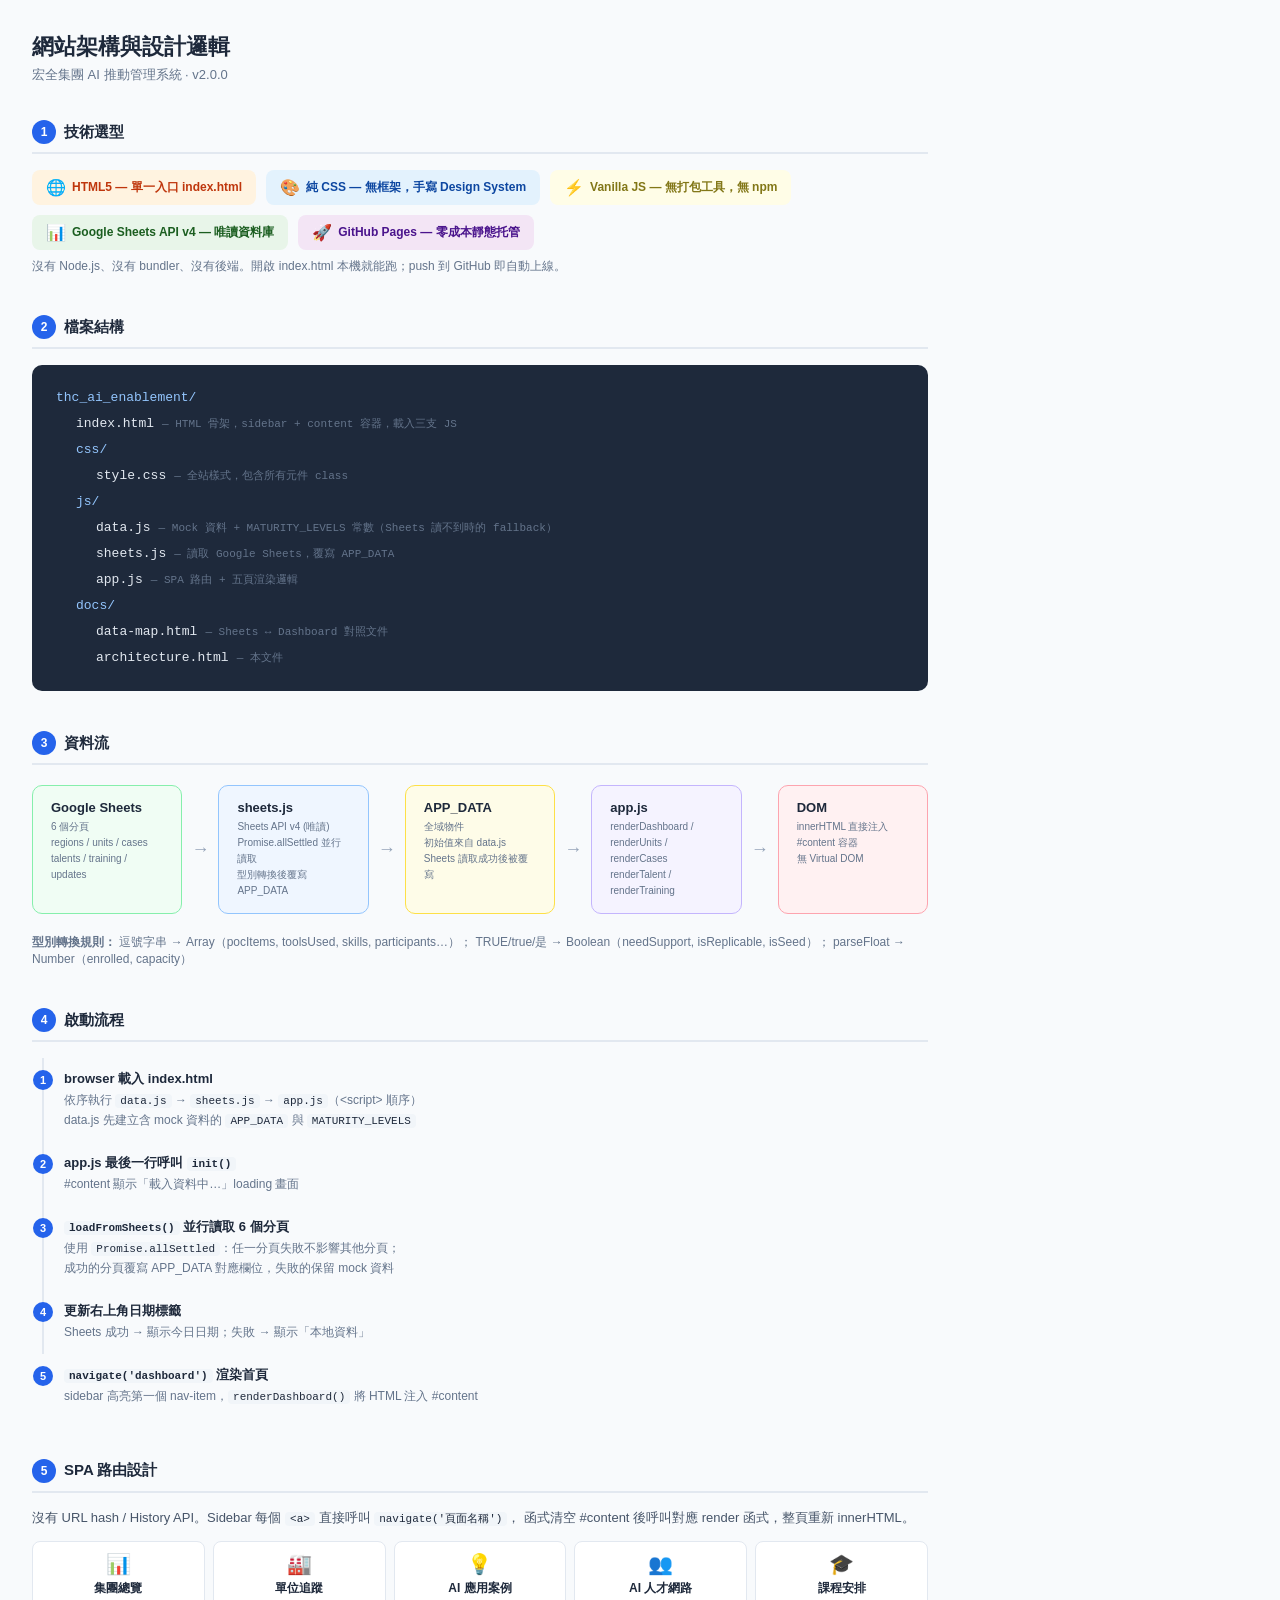
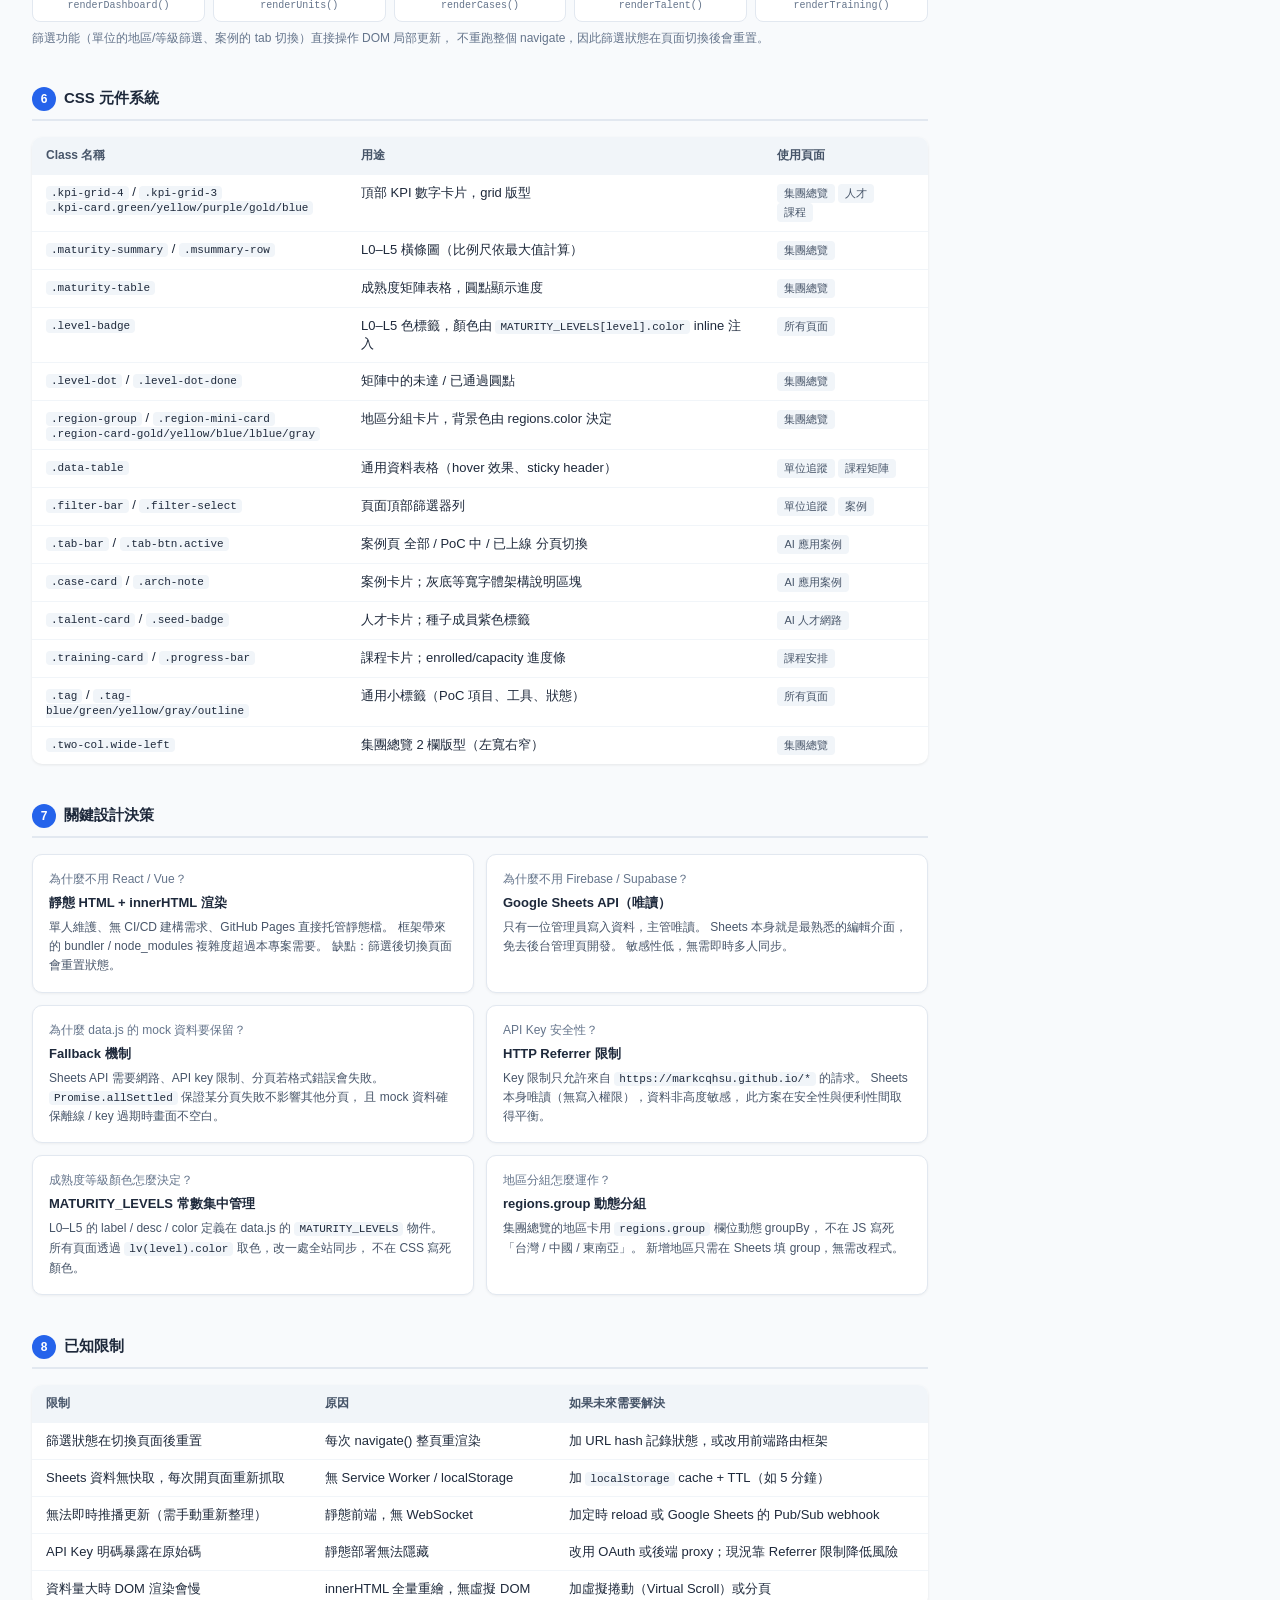
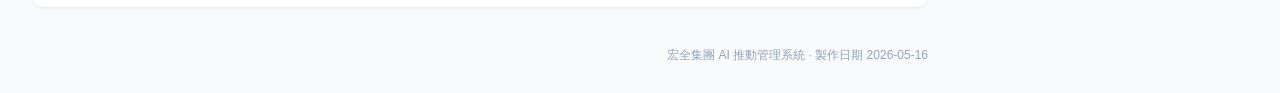
<file: docs/architecture.html>
<!DOCTYPE html>
<html lang="zh-TW">
<head>
<meta charset="UTF-8" />
<title>網站架構與設計邏輯</title>
<style>
* { box-sizing: border-box; margin: 0; padding: 0; }
body { font-family: -apple-system, 'Segoe UI', sans-serif; background: #f8fafc; color: #1e293b; padding: 32px; max-width: 960px; }

h1 { font-size: 22px; font-weight: 700; margin-bottom: 4px; }
.subtitle { font-size: 13px; color: #64748b; margin-bottom: 36px; }

.section { margin-bottom: 40px; }
.section-title {
  font-size: 15px; font-weight: 700; margin-bottom: 16px;
  padding-bottom: 8px; border-bottom: 2px solid #e2e8f0;
  display: flex; align-items: center; gap: 8px;
}
.num {
  width: 24px; height: 24px; border-radius: 50%; background: #2563eb;
  color: #fff; font-size: 12px; font-weight: 700;
  display: inline-flex; align-items: center; justify-content: center; flex-shrink: 0;
}

/* ── Tech stack pills ── */
.stack-row { display: flex; flex-wrap: wrap; gap: 10px; margin-bottom: 8px; }
.stack-pill {
  border-radius: 8px; padding: 8px 14px; font-size: 12px; font-weight: 600;
  display: flex; align-items: center; gap: 6px;
}
.sp-html    { background: #fff3e0; color: #bf360c; }
.sp-css     { background: #e3f2fd; color: #0d47a1; }
.sp-js      { background: #fffde7; color: #827717; }
.sp-sheets  { background: #e8f5e9; color: #1b5e20; }
.sp-github  { background: #f3e5f5; color: #4a148c; }
.sp-icon { font-size: 16px; }

/* ── File tree ── */
.tree { background: #1e293b; color: #e2e8f0; border-radius: 10px; padding: 20px 24px; font-family: 'SF Mono', 'Fira Code', monospace; font-size: 13px; line-height: 2; }
.tree-dir  { color: #93c5fd; }
.tree-file { color: #e2e8f0; }
.tree-note { color: #64748b; margin-left: 8px; font-size: 11px; }
.tree-indent { margin-left: 20px; display: block; }

/* ── Flow boxes ── */
.flow-row { display: flex; align-items: stretch; gap: 0; margin: 20px 0; flex-wrap: wrap; }
.flow-box {
  border-radius: 10px; padding: 14px 18px; font-size: 12px; flex: 1; min-width: 140px;
  border: 1.5px solid transparent;
}
.flow-arrow {
  display: flex; align-items: center; justify-content: center;
  width: 36px; flex-shrink: 0; font-size: 18px; color: #94a3b8;
}
.fb-sheets   { background: #f0fdf4; border-color: #86efac; }
.fb-sheetsjs { background: #eff6ff; border-color: #93c5fd; }
.fb-appdata  { background: #fefce8; border-color: #fde047; }
.fb-appjs    { background: #f5f3ff; border-color: #c4b5fd; }
.fb-dom      { background: #fff1f2; border-color: #fda4af; }
.flow-box strong { display: block; font-size: 13px; margin-bottom: 4px; }
.flow-box small  { color: #64748b; line-height: 1.6; display: block; }

/* ── Init sequence ── */
.seq { display: flex; flex-direction: column; gap: 0; }
.seq-step {
  display: flex; align-items: flex-start; gap: 12px; padding: 12px 0;
  border-left: 2px solid #e2e8f0; margin-left: 10px; padding-left: 20px; position: relative;
}
.seq-step::before {
  content: attr(data-n);
  position: absolute; left: -11px; top: 12px;
  width: 20px; height: 20px; border-radius: 50%;
  background: #2563eb; color: #fff; font-size: 11px; font-weight: 700;
  display: flex; align-items: center; justify-content: center;
}
.seq-step:last-child { border-left-color: transparent; }
.seq-label { font-size: 13px; font-weight: 600; margin-bottom: 3px; }
.seq-desc  { font-size: 12px; color: #64748b; line-height: 1.6; }
code { background: #f1f5f9; border-radius: 4px; padding: 1px 5px; font-family: monospace; font-size: 11px; color: #1e293b; }

/* ── SPA routing ── */
.nav-grid { display: grid; grid-template-columns: repeat(5, 1fr); gap: 8px; margin-bottom: 8px; }
.nav-cell {
  border-radius: 8px; padding: 10px; text-align: center; font-size: 12px;
  border: 1.5px solid #e2e8f0; background: #fff;
}
.nav-cell .icon { font-size: 20px; display: block; margin-bottom: 4px; }
.nav-cell .name { font-weight: 600; }
.nav-cell .fn   { color: #64748b; font-size: 10px; font-family: monospace; margin-top: 3px; }

/* ── CSS components ── */
table { width: 100%; border-collapse: collapse; font-size: 13px; background: #fff;
        border-radius: 10px; overflow: hidden; box-shadow: 0 1px 3px rgba(0,0,0,.08); }
thead { background: #f1f5f9; }
th { padding: 10px 14px; text-align: left; font-size: 12px; color: #475569; font-weight: 600; }
td { padding: 9px 14px; border-top: 1px solid #f1f5f9; vertical-align: top; font-size: 13px; }
tr:hover td { background: #fafafa; }

.tag { display: inline-block; border-radius: 4px; padding: 2px 7px; font-size: 11px; font-weight: 500; margin-right: 3px; }
.tg-blue   { background: #dbeafe; color: #1e40af; }
.tg-green  { background: #dcfce7; color: #166534; }
.tg-purple { background: #ede9fe; color: #4c1d95; }
.tg-gray   { background: #f1f5f9; color: #475569; }

/* ── Design decisions ── */
.decision-grid { display: grid; grid-template-columns: 1fr 1fr; gap: 12px; }
.decision-card {
  background: #fff; border-radius: 10px; padding: 16px;
  border: 1.5px solid #e2e8f0; box-shadow: 0 1px 3px rgba(0,0,0,.05);
}
.decision-card .q { font-size: 12px; color: #64748b; margin-bottom: 6px; }
.decision-card .a { font-size: 13px; font-weight: 600; margin-bottom: 6px; }
.decision-card .why { font-size: 12px; color: #475569; line-height: 1.6; }

@media (max-width: 680px) {
  .decision-grid { grid-template-columns: 1fr; }
  .nav-grid { grid-template-columns: repeat(3, 1fr); }
}
@media print {
  body { background: white; padding: 16px; }
  table { box-shadow: none; border: 1px solid #e2e8f0; }
}
</style>
</head>
<body>

<h1>網站架構與設計邏輯</h1>
<p class="subtitle">宏全集團 AI 推動管理系統 · v2.0.0</p>

<!-- 1. Tech Stack -->
<div class="section">
  <div class="section-title"><span class="num">1</span> 技術選型</div>
  <div class="stack-row">
    <div class="stack-pill sp-html"><span class="sp-icon">🌐</span> HTML5 — 單一入口 index.html</div>
    <div class="stack-pill sp-css"><span class="sp-icon">🎨</span> 純 CSS — 無框架，手寫 Design System</div>
    <div class="stack-pill sp-js"><span class="sp-icon">⚡</span> Vanilla JS — 無打包工具，無 npm</div>
    <div class="stack-pill sp-sheets"><span class="sp-icon">📊</span> Google Sheets API v4 — 唯讀資料庫</div>
    <div class="stack-pill sp-github"><span class="sp-icon">🚀</span> GitHub Pages — 零成本靜態托管</div>
  </div>
  <p style="font-size:12px;color:#64748b;margin-top:8px">沒有 Node.js、沒有 bundler、沒有後端。開啟 index.html 本機就能跑；push 到 GitHub 即自動上線。</p>
</div>

<!-- 2. File Structure -->
<div class="section">
  <div class="section-title"><span class="num">2</span> 檔案結構</div>
  <div class="tree">
    <span class="tree-dir">thc_ai_enablement/</span>
    <span class="tree-indent"><span class="tree-file">index.html</span><span class="tree-note">— HTML 骨架，sidebar + content 容器，載入三支 JS</span></span>
    <span class="tree-indent">
      <span class="tree-dir">css/</span>
      <span class="tree-indent"><span class="tree-file">style.css</span><span class="tree-note">— 全站樣式，包含所有元件 class</span></span>
    </span>
    <span class="tree-indent">
      <span class="tree-dir">js/</span>
      <span class="tree-indent"><span class="tree-file">data.js</span><span class="tree-note">— Mock 資料 + MATURITY_LEVELS 常數（Sheets 讀不到時的 fallback）</span></span>
      <span class="tree-indent"><span class="tree-file">sheets.js</span><span class="tree-note">— 讀取 Google Sheets，覆寫 APP_DATA</span></span>
      <span class="tree-indent"><span class="tree-file">app.js</span><span class="tree-note">— SPA 路由 + 五頁渲染邏輯</span></span>
    </span>
    <span class="tree-indent">
      <span class="tree-dir">docs/</span>
      <span class="tree-indent"><span class="tree-file">data-map.html</span><span class="tree-note">— Sheets ↔ Dashboard 對照文件</span></span>
      <span class="tree-indent"><span class="tree-file">architecture.html</span><span class="tree-note">— 本文件</span></span>
    </span>
  </div>
</div>

<!-- 3. Data Flow -->
<div class="section">
  <div class="section-title"><span class="num">3</span> 資料流</div>
  <div class="flow-row">
    <div class="flow-box fb-sheets">
      <strong>Google Sheets</strong>
      <small>6 個分頁<br>regions / units / cases<br>talents / training / updates</small>
    </div>
    <div class="flow-arrow">→</div>
    <div class="flow-box fb-sheetsjs">
      <strong>sheets.js</strong>
      <small>Sheets API v4 (唯讀)<br>Promise.allSettled 並行讀取<br>型別轉換後覆寫 APP_DATA</small>
    </div>
    <div class="flow-arrow">→</div>
    <div class="flow-box fb-appdata">
      <strong>APP_DATA</strong>
      <small>全域物件<br>初始值來自 data.js<br>Sheets 讀取成功後被覆寫</small>
    </div>
    <div class="flow-arrow">→</div>
    <div class="flow-box fb-appjs">
      <strong>app.js</strong>
      <small>renderDashboard /<br>renderUnits / renderCases<br>renderTalent / renderTraining</small>
    </div>
    <div class="flow-arrow">→</div>
    <div class="flow-box fb-dom">
      <strong>DOM</strong>
      <small>innerHTML 直接注入<br>#content 容器<br>無 Virtual DOM</small>
    </div>
  </div>

  <p style="font-size:12px;color:#64748b;">
    <strong>型別轉換規則：</strong>
    逗號字串 → Array（pocItems, toolsUsed, skills, participants…）；
    TRUE/true/是 → Boolean（needSupport, isReplicable, isSeed）；
    parseFloat → Number（enrolled, capacity）
  </p>
</div>

<!-- 4. Init Sequence -->
<div class="section">
  <div class="section-title"><span class="num">4</span> 啟動流程</div>
  <div class="seq">
    <div class="seq-step" data-n="1">
      <div>
        <div class="seq-label">browser 載入 index.html</div>
        <div class="seq-desc">依序執行 <code>data.js</code> → <code>sheets.js</code> → <code>app.js</code>（&lt;script&gt; 順序）<br>
        data.js 先建立含 mock 資料的 <code>APP_DATA</code> 與 <code>MATURITY_LEVELS</code></div>
      </div>
    </div>
    <div class="seq-step" data-n="2">
      <div>
        <div class="seq-label">app.js 最後一行呼叫 <code>init()</code></div>
        <div class="seq-desc">#content 顯示「載入資料中…」loading 畫面</div>
      </div>
    </div>
    <div class="seq-step" data-n="3">
      <div>
        <div class="seq-label"><code>loadFromSheets()</code> 並行讀取 6 個分頁</div>
        <div class="seq-desc">使用 <code>Promise.allSettled</code>：任一分頁失敗不影響其他分頁；<br>
        成功的分頁覆寫 APP_DATA 對應欄位，失敗的保留 mock 資料</div>
      </div>
    </div>
    <div class="seq-step" data-n="4">
      <div>
        <div class="seq-label">更新右上角日期標籤</div>
        <div class="seq-desc">Sheets 成功 → 顯示今日日期；失敗 → 顯示「本地資料」</div>
      </div>
    </div>
    <div class="seq-step" data-n="5">
      <div>
        <div class="seq-label"><code>navigate('dashboard')</code> 渲染首頁</div>
        <div class="seq-desc">sidebar 高亮第一個 nav-item，<code>renderDashboard()</code> 將 HTML 注入 #content</div>
      </div>
    </div>
  </div>
</div>

<!-- 5. SPA Routing -->
<div class="section">
  <div class="section-title"><span class="num">5</span> SPA 路由設計</div>
  <p style="font-size:13px;color:#475569;margin-bottom:14px">
    沒有 URL hash / History API。Sidebar 每個 <code>&lt;a&gt;</code> 直接呼叫 <code>navigate('頁面名稱')</code>，
    函式清空 #content 後呼叫對應 render 函式，整頁重新 innerHTML。
  </p>
  <div class="nav-grid">
    <div class="nav-cell">
      <span class="icon">📊</span>
      <div class="name">集團總覽</div>
      <div class="fn">renderDashboard()</div>
    </div>
    <div class="nav-cell">
      <span class="icon">🏭</span>
      <div class="name">單位追蹤</div>
      <div class="fn">renderUnits()</div>
    </div>
    <div class="nav-cell">
      <span class="icon">💡</span>
      <div class="name">AI 應用案例</div>
      <div class="fn">renderCases()</div>
    </div>
    <div class="nav-cell">
      <span class="icon">👥</span>
      <div class="name">AI 人才網路</div>
      <div class="fn">renderTalent()</div>
    </div>
    <div class="nav-cell">
      <span class="icon">🎓</span>
      <div class="name">課程安排</div>
      <div class="fn">renderTraining()</div>
    </div>
  </div>
  <p style="font-size:12px;color:#64748b;margin-top:8px">
    篩選功能（單位的地區/等級篩選、案例的 tab 切換）直接操作 DOM 局部更新，
    不重跑整個 navigate，因此篩選狀態在頁面切換後會重置。
  </p>
</div>

<!-- 6. CSS Design System -->
<div class="section">
  <div class="section-title"><span class="num">6</span> CSS 元件系統</div>
  <table>
    <thead>
      <tr><th>Class 名稱</th><th>用途</th><th>使用頁面</th></tr>
    </thead>
    <tbody>
      <tr>
        <td><code>.kpi-grid-4</code> / <code>.kpi-grid-3</code><br><code>.kpi-card.green/yellow/purple/gold/blue</code></td>
        <td>頂部 KPI 數字卡片，grid 版型</td>
        <td><span class="tag tg-gray">集團總覽</span><span class="tag tg-gray">人才</span><span class="tag tg-gray">課程</span></td>
      </tr>
      <tr>
        <td><code>.maturity-summary</code> / <code>.msummary-row</code></td>
        <td>L0–L5 橫條圖（比例尺依最大值計算）</td>
        <td><span class="tag tg-gray">集團總覽</span></td>
      </tr>
      <tr>
        <td><code>.maturity-table</code></td>
        <td>成熟度矩陣表格，圓點顯示進度</td>
        <td><span class="tag tg-gray">集團總覽</span></td>
      </tr>
      <tr>
        <td><code>.level-badge</code></td>
        <td>L0–L5 色標籤，顏色由 <code>MATURITY_LEVELS[level].color</code> inline 注入</td>
        <td><span class="tag tg-gray">所有頁面</span></td>
      </tr>
      <tr>
        <td><code>.level-dot</code> / <code>.level-dot-done</code></td>
        <td>矩陣中的未達 / 已通過圓點</td>
        <td><span class="tag tg-gray">集團總覽</span></td>
      </tr>
      <tr>
        <td><code>.region-group</code> / <code>.region-mini-card</code><br><code>.region-card-gold/yellow/blue/lblue/gray</code></td>
        <td>地區分組卡片，背景色由 regions.color 決定</td>
        <td><span class="tag tg-gray">集團總覽</span></td>
      </tr>
      <tr>
        <td><code>.data-table</code></td>
        <td>通用資料表格（hover 效果、sticky header）</td>
        <td><span class="tag tg-gray">單位追蹤</span><span class="tag tg-gray">課程矩陣</span></td>
      </tr>
      <tr>
        <td><code>.filter-bar</code> / <code>.filter-select</code></td>
        <td>頁面頂部篩選器列</td>
        <td><span class="tag tg-gray">單位追蹤</span><span class="tag tg-gray">案例</span></td>
      </tr>
      <tr>
        <td><code>.tab-bar</code> / <code>.tab-btn.active</code></td>
        <td>案例頁 全部 / PoC 中 / 已上線 分頁切換</td>
        <td><span class="tag tg-gray">AI 應用案例</span></td>
      </tr>
      <tr>
        <td><code>.case-card</code> / <code>.arch-note</code></td>
        <td>案例卡片；灰底等寬字體架構說明區塊</td>
        <td><span class="tag tg-gray">AI 應用案例</span></td>
      </tr>
      <tr>
        <td><code>.talent-card</code> / <code>.seed-badge</code></td>
        <td>人才卡片；種子成員紫色標籤</td>
        <td><span class="tag tg-gray">AI 人才網路</span></td>
      </tr>
      <tr>
        <td><code>.training-card</code> / <code>.progress-bar</code></td>
        <td>課程卡片；enrolled/capacity 進度條</td>
        <td><span class="tag tg-gray">課程安排</span></td>
      </tr>
      <tr>
        <td><code>.tag</code> / <code>.tag-blue/green/yellow/gray/outline</code></td>
        <td>通用小標籤（PoC 項目、工具、狀態）</td>
        <td><span class="tag tg-gray">所有頁面</span></td>
      </tr>
      <tr>
        <td><code>.two-col.wide-left</code></td>
        <td>集團總覽 2 欄版型（左寬右窄）</td>
        <td><span class="tag tg-gray">集團總覽</span></td>
      </tr>
    </tbody>
  </table>
</div>

<!-- 7. Key Design Decisions -->
<div class="section">
  <div class="section-title"><span class="num">7</span> 關鍵設計決策</div>
  <div class="decision-grid">

    <div class="decision-card">
      <div class="q">為什麼不用 React / Vue？</div>
      <div class="a">靜態 HTML + innerHTML 渲染</div>
      <div class="why">
        單人維護、無 CI/CD 建構需求、GitHub Pages 直接托管靜態檔。
        框架帶來的 bundler / node_modules 複雜度超過本專案需要。
        缺點：篩選後切換頁面會重置狀態。
      </div>
    </div>

    <div class="decision-card">
      <div class="q">為什麼不用 Firebase / Supabase？</div>
      <div class="a">Google Sheets API（唯讀）</div>
      <div class="why">
        只有一位管理員寫入資料，主管唯讀。
        Sheets 本身就是最熟悉的編輯介面，免去後台管理頁開發。
        敏感性低，無需即時多人同步。
      </div>
    </div>

    <div class="decision-card">
      <div class="q">為什麼 data.js 的 mock 資料要保留？</div>
      <div class="a">Fallback 機制</div>
      <div class="why">
        Sheets API 需要網路、API key 限制、分頁若格式錯誤會失敗。
        <code>Promise.allSettled</code> 保證某分頁失敗不影響其他分頁，
        且 mock 資料確保離線 / key 過期時畫面不空白。
      </div>
    </div>

    <div class="decision-card">
      <div class="q">API Key 安全性？</div>
      <div class="a">HTTP Referrer 限制</div>
      <div class="why">
        Key 限制只允許來自 <code>https://markcqhsu.github.io/*</code> 的請求。
        Sheets 本身唯讀（無寫入權限），資料非高度敏感，
        此方案在安全性與便利性間取得平衡。
      </div>
    </div>

    <div class="decision-card">
      <div class="q">成熟度等級顏色怎麼決定？</div>
      <div class="a">MATURITY_LEVELS 常數集中管理</div>
      <div class="why">
        L0–L5 的 label / desc / color 定義在 data.js 的 <code>MATURITY_LEVELS</code> 物件。
        所有頁面透過 <code>lv(level).color</code> 取色，改一處全站同步，
        不在 CSS 寫死顏色。
      </div>
    </div>

    <div class="decision-card">
      <div class="q">地區分組怎麼運作？</div>
      <div class="a">regions.group 動態分組</div>
      <div class="why">
        集團總覽的地區卡用 <code>regions.group</code> 欄位動態 groupBy，
        不在 JS 寫死「台灣 / 中國 / 東南亞」。
        新增地區只需在 Sheets 填 group，無需改程式。
      </div>
    </div>

  </div>
</div>

<!-- 8. Limitations -->
<div class="section">
  <div class="section-title"><span class="num">8</span> 已知限制</div>
  <table>
    <thead><tr><th>限制</th><th>原因</th><th>如果未來需要解決</th></tr></thead>
    <tbody>
      <tr>
        <td>篩選狀態在切換頁面後重置</td>
        <td>每次 navigate() 整頁重渲染</td>
        <td>加 URL hash 記錄狀態，或改用前端路由框架</td>
      </tr>
      <tr>
        <td>Sheets 資料無快取，每次開頁面重新抓取</td>
        <td>無 Service Worker / localStorage</td>
        <td>加 <code>localStorage</code> cache + TTL（如 5 分鐘）</td>
      </tr>
      <tr>
        <td>無法即時推播更新（需手動重新整理）</td>
        <td>靜態前端，無 WebSocket</td>
        <td>加定時 reload 或 Google Sheets 的 Pub/Sub webhook</td>
      </tr>
      <tr>
        <td>API Key 明碼暴露在原始碼</td>
        <td>靜態部署無法隱藏</td>
        <td>改用 OAuth 或後端 proxy；現況靠 Referrer 限制降低風險</td>
      </tr>
      <tr>
        <td>資料量大時 DOM 渲染會慢</td>
        <td>innerHTML 全量重繪，無虛擬 DOM</td>
        <td>加虛擬捲動（Virtual Scroll）或分頁</td>
      </tr>
    </tbody>
  </table>
</div>

<p style="margin-top:32px;font-size:12px;color:#94a3b8;text-align:right">
  宏全集團 AI 推動管理系統 · 製作日期 2026-05-16
</p>

</body>
</html>
</file>
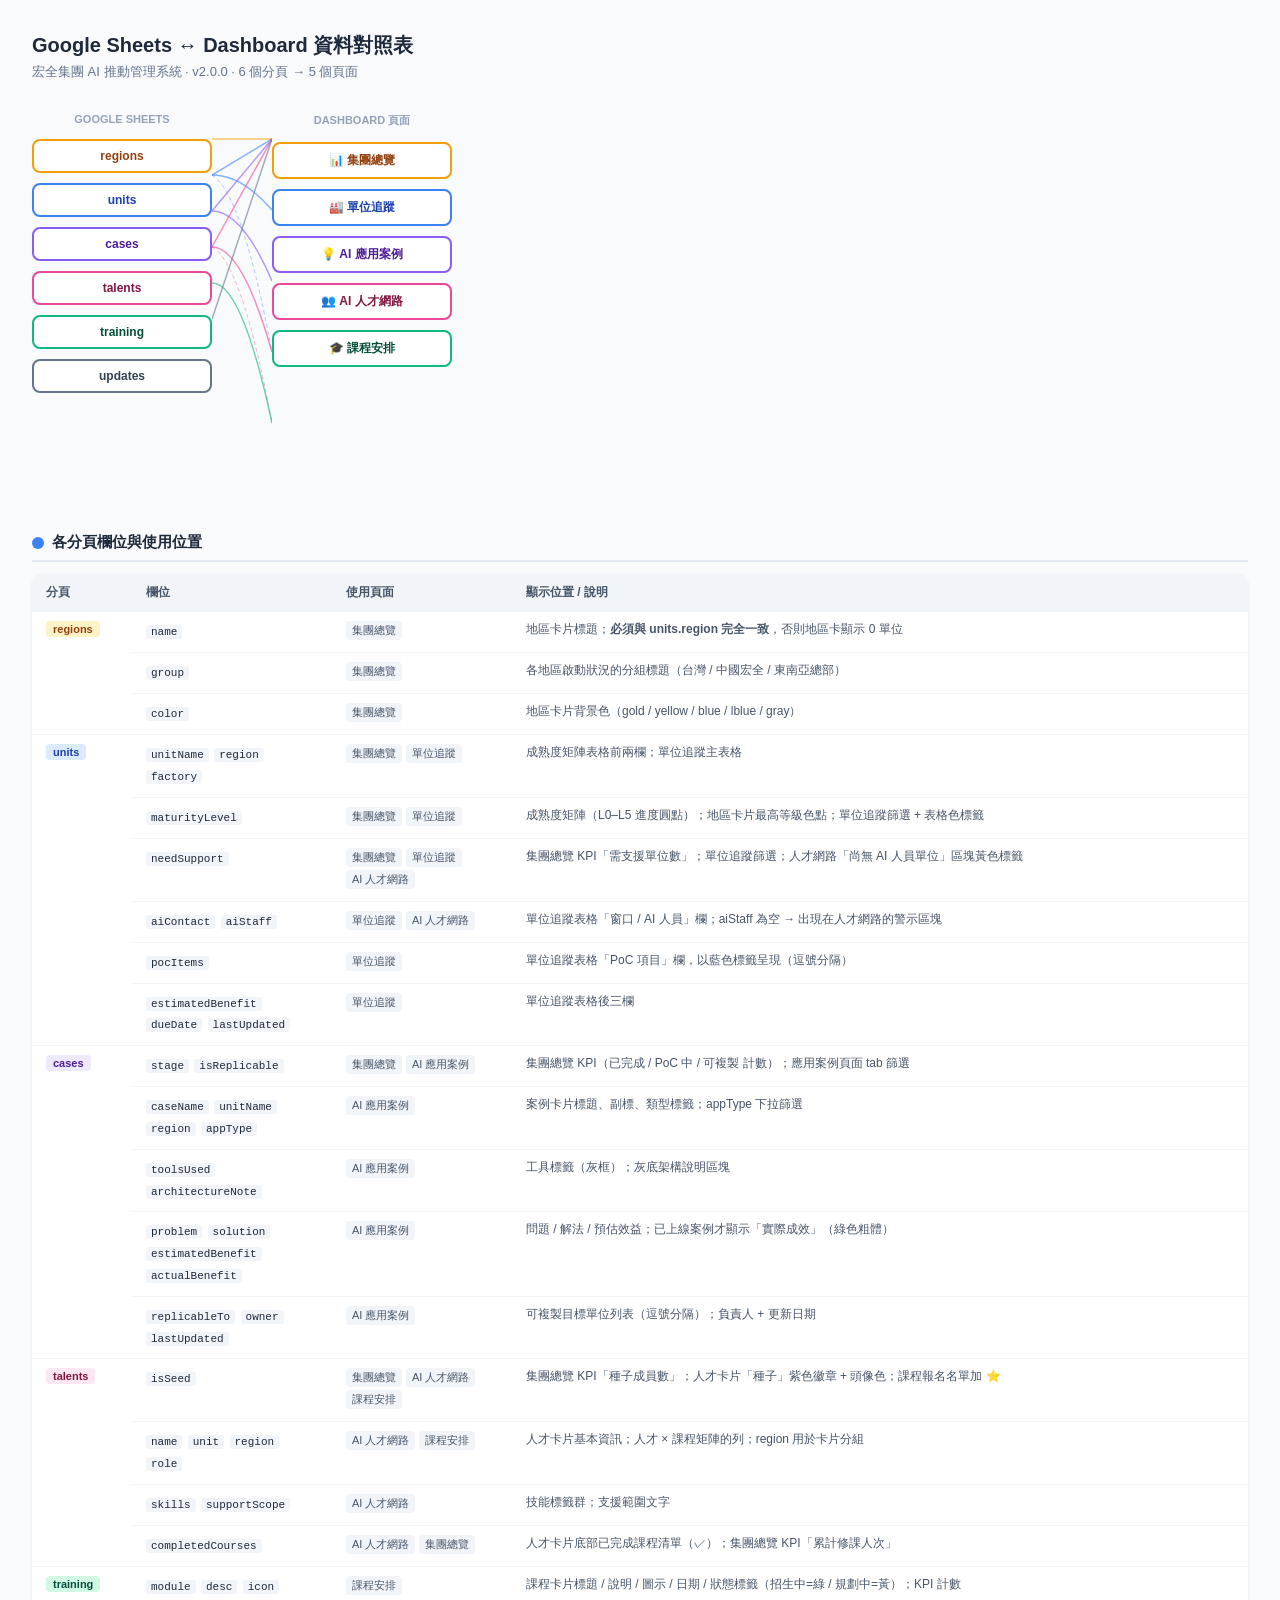
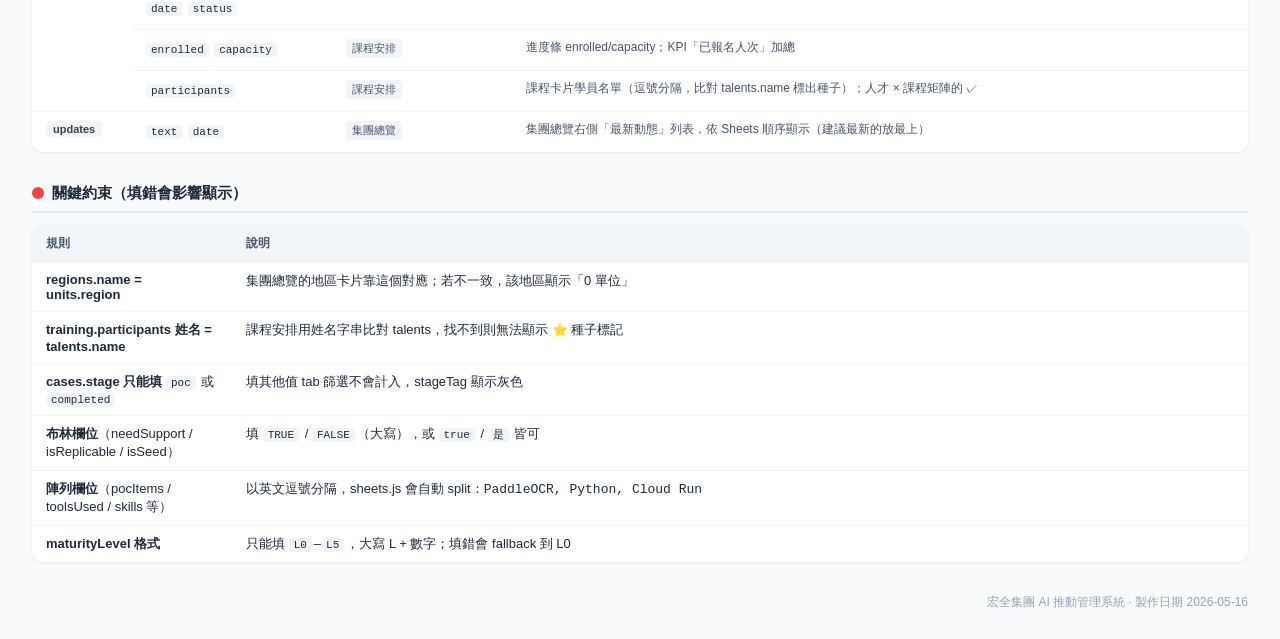
<file: docs/data-map.html>
<!DOCTYPE html>
<html lang="zh-TW">
<head>
<meta charset="UTF-8" />
<title>Google Sheets ↔ Dashboard 資料對照表</title>
<style>
  * { box-sizing: border-box; margin: 0; padding: 0; }
  body { font-family: -apple-system, 'Segoe UI', sans-serif; background: #f8fafc; color: #1e293b; padding: 32px; }

  h1 { font-size: 20px; font-weight: 700; margin-bottom: 4px; }
  .subtitle { font-size: 13px; color: #64748b; margin-bottom: 32px; }

  /* ── Flow diagram ── */
  .flow { display: flex; align-items: flex-start; gap: 0; margin-bottom: 40px; }

  .col-sheets { display: flex; flex-direction: column; gap: 10px; width: 180px; flex-shrink: 0; }
  .col-arrow  { display: flex; align-items: center; justify-content: center; width: 60px; flex-shrink: 0; }
  .col-pages  { display: flex; flex-direction: column; gap: 10px; width: 180px; flex-shrink: 0; }

  .sheet-chip, .page-chip {
    border-radius: 8px; padding: 8px 12px; font-size: 12px; font-weight: 600;
    text-align: center; border: 2px solid transparent;
  }
  .sheet-chip { background: #fff; }
  .page-chip  { background: #fff; }

  .s-regions  { border-color: #f59e0b; color: #92400e; }
  .s-units    { border-color: #3b82f6; color: #1e40af; }
  .s-cases    { border-color: #8b5cf6; color: #4c1d95; }
  .s-talents  { border-color: #ec4899; color: #831843; }
  .s-training { border-color: #10b981; color: #064e3b; }
  .s-updates  { border-color: #64748b; color: #334155; }

  .p-dashboard { border-color: #f59e0b; color: #92400e; }
  .p-units     { border-color: #3b82f6; color: #1e40af; }
  .p-cases     { border-color: #8b5cf6; color: #4c1d95; }
  .p-talent    { border-color: #ec4899; color: #831843; }
  .p-training  { border-color: #10b981; color: #064e3b; }

  .arrow-svg { width: 100%; height: 380px; }

  /* ── Detail table ── */
  .section-title {
    font-size: 15px; font-weight: 700; margin-bottom: 12px; margin-top: 36px;
    padding-bottom: 8px; border-bottom: 2px solid #e2e8f0;
    display: flex; align-items: center; gap: 8px;
  }
  .dot {
    width: 12px; height: 12px; border-radius: 50%; display: inline-block; flex-shrink: 0;
  }

  table { width: 100%; border-collapse: collapse; font-size: 13px; background: #fff;
          border-radius: 10px; overflow: hidden; box-shadow: 0 1px 3px rgba(0,0,0,.08); }
  thead { background: #f1f5f9; }
  th { padding: 10px 14px; text-align: left; font-size: 12px; color: #475569; font-weight: 600; }
  td { padding: 9px 14px; border-top: 1px solid #f1f5f9; vertical-align: top; }
  tr:hover td { background: #fafafa; }

  .tab-badge {
    display: inline-block; border-radius: 4px; padding: 2px 7px; font-size: 11px; font-weight: 600;
  }
  .page-badge {
    display: inline-block; border-radius: 4px; padding: 2px 6px; font-size: 11px; font-weight: 500;
    background: #f1f5f9; color: #475569; margin-right: 4px; margin-bottom: 3px;
    white-space: nowrap;
  }
  .field-list { font-size: 12px; color: #64748b; line-height: 1.8; }
  .field-key  { background: #f1f5f9; border-radius: 3px; padding: 1px 5px; font-family: monospace; font-size: 11px; color: #1e293b; margin-right: 2px; white-space: nowrap; }
  .used-where { font-size: 12px; color: #475569; }

  .note { font-size: 12px; color: #94a3b8; font-style: italic; }

  @media print {
    body { background: white; padding: 16px; }
    table { box-shadow: none; border: 1px solid #e2e8f0; }
  }
</style>
</head>
<body>

<h1>Google Sheets ↔ Dashboard 資料對照表</h1>
<p class="subtitle">宏全集團 AI 推動管理系統 · v2.0.0 · 6 個分頁 → 5 個頁面</p>

<!-- ── Flow Diagram ── -->
<div class="flow">
  <!-- Sheets column -->
  <div class="col-sheets">
    <div style="font-size:11px;font-weight:700;color:#94a3b8;margin-bottom:4px;text-align:center">GOOGLE SHEETS</div>
    <div class="sheet-chip s-regions">regions</div>
    <div class="sheet-chip s-units">units</div>
    <div class="sheet-chip s-cases">cases</div>
    <div class="sheet-chip s-talents">talents</div>
    <div class="sheet-chip s-training">training</div>
    <div class="sheet-chip s-updates">updates</div>
  </div>

  <!-- SVG arrows -->
  <div class="col-arrow">
    <svg class="arrow-svg" viewBox="0 0 60 380" xmlns="http://www.w3.org/2000/svg">
      <!-- regions → 集團總覽 (row0=26, page0=26) -->
      <path d="M0,26 Q30,26 60,26" stroke="#f59e0b" stroke-width="1.5" fill="none" opacity=".6"/>
      <!-- units → 集團總覽 -->
      <path d="M0,62 Q30,44 60,26" stroke="#3b82f6" stroke-width="1.5" fill="none" opacity=".6"/>
      <!-- units → 單位追蹤 -->
      <path d="M0,62 Q30,62 60,97" stroke="#3b82f6" stroke-width="1.5" fill="none" opacity=".6"/>
      <!-- units → AI人才網路 -->
      <path d="M0,62 Q30,80 60,239" stroke="#3b82f6" stroke-width="1" fill="none" stroke-dasharray="4 3" opacity=".4"/>
      <!-- cases → 集團總覽 -->
      <path d="M0,98 Q30,62 60,26" stroke="#8b5cf6" stroke-width="1.5" fill="none" opacity=".6"/>
      <!-- cases → AI應用案例 -->
      <path d="M0,98 Q30,98 60,168" stroke="#8b5cf6" stroke-width="1.5" fill="none" opacity=".6"/>
      <!-- talents → 集團總覽 -->
      <path d="M0,134 Q30,80 60,26" stroke="#ec4899" stroke-width="1.5" fill="none" opacity=".6"/>
      <!-- talents → AI人才網路 -->
      <path d="M0,134 Q30,134 60,239" stroke="#ec4899" stroke-width="1.5" fill="none" opacity=".6"/>
      <!-- talents → 課程安排 (seed in training) -->
      <path d="M0,134 Q30,150 60,310" stroke="#ec4899" stroke-width="1" fill="none" stroke-dasharray="4 3" opacity=".4"/>
      <!-- training → 課程安排 -->
      <path d="M0,170 Q30,170 60,310" stroke="#10b981" stroke-width="1.5" fill="none" opacity=".6"/>
      <!-- updates → 集團總覽 -->
      <path d="M0,206 Q30,116 60,26" stroke="#64748b" stroke-width="1.5" fill="none" opacity=".6"/>
    </svg>
  </div>

  <!-- Pages column -->
  <div class="col-pages">
    <div style="font-size:11px;font-weight:700;color:#94a3b8;margin-bottom:4px;text-align:center">DASHBOARD 頁面</div>
    <div class="page-chip p-dashboard">📊 集團總覽</div>
    <div class="page-chip p-units">🏭 單位追蹤</div>
    <div class="page-chip p-cases">💡 AI 應用案例</div>
    <div class="page-chip p-talent">👥 AI 人才網路</div>
    <div class="page-chip p-training">🎓 課程安排</div>
  </div>
</div>

<!-- ── Detail: by Sheet tab ── -->
<div class="section-title">
  <span class="dot" style="background:#3b82f6"></span>
  各分頁欄位與使用位置
</div>

<table>
  <thead>
    <tr>
      <th style="width:100px">分頁</th>
      <th style="width:200px">欄位</th>
      <th style="width:180px">使用頁面</th>
      <th>顯示位置 / 說明</th>
    </tr>
  </thead>
  <tbody>

    <!-- regions -->
    <tr>
      <td rowspan="3">
        <span class="tab-badge" style="background:#fef3c7;color:#92400e">regions</span>
      </td>
      <td class="field-list"><span class="field-key">name</span></td>
      <td><span class="page-badge">集團總覽</span></td>
      <td class="used-where">地區卡片標題；<strong>必須與 units.region 完全一致</strong>，否則地區卡顯示 0 單位</td>
    </tr>
    <tr>
      <td class="field-list"><span class="field-key">group</span></td>
      <td><span class="page-badge">集團總覽</span></td>
      <td class="used-where">各地區啟動狀況的分組標題（台灣 / 中國宏全 / 東南亞總部）</td>
    </tr>
    <tr>
      <td class="field-list"><span class="field-key">color</span></td>
      <td><span class="page-badge">集團總覽</span></td>
      <td class="used-where">地區卡片背景色（gold / yellow / blue / lblue / gray）</td>
    </tr>

    <!-- units -->
    <tr>
      <td rowspan="6">
        <span class="tab-badge" style="background:#dbeafe;color:#1e40af">units</span>
      </td>
      <td class="field-list">
        <span class="field-key">unitName</span>
        <span class="field-key">region</span>
        <span class="field-key">factory</span>
      </td>
      <td><span class="page-badge">集團總覽</span><span class="page-badge">單位追蹤</span></td>
      <td class="used-where">成熟度矩陣表格前兩欄；單位追蹤主表格</td>
    </tr>
    <tr>
      <td class="field-list">
        <span class="field-key">maturityLevel</span>
      </td>
      <td><span class="page-badge">集團總覽</span><span class="page-badge">單位追蹤</span></td>
      <td class="used-where">成熟度矩陣（L0–L5 進度圓點）；地區卡片最高等級色點；單位追蹤篩選 + 表格色標籤</td>
    </tr>
    <tr>
      <td class="field-list">
        <span class="field-key">needSupport</span>
      </td>
      <td><span class="page-badge">集團總覽</span><span class="page-badge">單位追蹤</span><span class="page-badge">AI 人才網路</span></td>
      <td class="used-where">集團總覽 KPI「需支援單位數」；單位追蹤篩選；人才網路「尚無 AI 人員單位」區塊黃色標籤</td>
    </tr>
    <tr>
      <td class="field-list">
        <span class="field-key">aiContact</span>
        <span class="field-key">aiStaff</span>
      </td>
      <td><span class="page-badge">單位追蹤</span><span class="page-badge">AI 人才網路</span></td>
      <td class="used-where">單位追蹤表格「窗口 / AI 人員」欄；aiStaff 為空 → 出現在人才網路的警示區塊</td>
    </tr>
    <tr>
      <td class="field-list">
        <span class="field-key">pocItems</span>
      </td>
      <td><span class="page-badge">單位追蹤</span></td>
      <td class="used-where">單位追蹤表格「PoC 項目」欄，以藍色標籤呈現（逗號分隔）</td>
    </tr>
    <tr>
      <td class="field-list">
        <span class="field-key">estimatedBenefit</span>
        <span class="field-key">dueDate</span>
        <span class="field-key">lastUpdated</span>
      </td>
      <td><span class="page-badge">單位追蹤</span></td>
      <td class="used-where">單位追蹤表格後三欄</td>
    </tr>

    <!-- cases -->
    <tr>
      <td rowspan="5">
        <span class="tab-badge" style="background:#ede9fe;color:#4c1d95">cases</span>
      </td>
      <td class="field-list">
        <span class="field-key">stage</span>
        <span class="field-key">isReplicable</span>
      </td>
      <td><span class="page-badge">集團總覽</span><span class="page-badge">AI 應用案例</span></td>
      <td class="used-where">集團總覽 KPI（已完成 / PoC 中 / 可複製 計數）；應用案例頁面 tab 篩選</td>
    </tr>
    <tr>
      <td class="field-list">
        <span class="field-key">caseName</span>
        <span class="field-key">unitName</span>
        <span class="field-key">region</span>
        <span class="field-key">appType</span>
      </td>
      <td><span class="page-badge">AI 應用案例</span></td>
      <td class="used-where">案例卡片標題、副標、類型標籤；appType 下拉篩選</td>
    </tr>
    <tr>
      <td class="field-list">
        <span class="field-key">toolsUsed</span>
        <span class="field-key">architectureNote</span>
      </td>
      <td><span class="page-badge">AI 應用案例</span></td>
      <td class="used-where">工具標籤（灰框）；灰底架構說明區塊</td>
    </tr>
    <tr>
      <td class="field-list">
        <span class="field-key">problem</span>
        <span class="field-key">solution</span>
        <span class="field-key">estimatedBenefit</span>
        <span class="field-key">actualBenefit</span>
      </td>
      <td><span class="page-badge">AI 應用案例</span></td>
      <td class="used-where">問題 / 解法 / 預估效益；已上線案例才顯示「實際成效」（綠色粗體）</td>
    </tr>
    <tr>
      <td class="field-list">
        <span class="field-key">replicableTo</span>
        <span class="field-key">owner</span>
        <span class="field-key">lastUpdated</span>
      </td>
      <td><span class="page-badge">AI 應用案例</span></td>
      <td class="used-where">可複製目標單位列表（逗號分隔）；負責人 + 更新日期</td>
    </tr>

    <!-- talents -->
    <tr>
      <td rowspan="4">
        <span class="tab-badge" style="background:#fce7f3;color:#831843">talents</span>
      </td>
      <td class="field-list">
        <span class="field-key">isSeed</span>
      </td>
      <td><span class="page-badge">集團總覽</span><span class="page-badge">AI 人才網路</span><span class="page-badge">課程安排</span></td>
      <td class="used-where">集團總覽 KPI「種子成員數」；人才卡片「種子」紫色徽章 + 頭像色；課程報名名單加 ⭐</td>
    </tr>
    <tr>
      <td class="field-list">
        <span class="field-key">name</span>
        <span class="field-key">unit</span>
        <span class="field-key">region</span>
        <span class="field-key">role</span>
      </td>
      <td><span class="page-badge">AI 人才網路</span><span class="page-badge">課程安排</span></td>
      <td class="used-where">人才卡片基本資訊；人才 × 課程矩陣的列；region 用於卡片分組</td>
    </tr>
    <tr>
      <td class="field-list">
        <span class="field-key">skills</span>
        <span class="field-key">supportScope</span>
      </td>
      <td><span class="page-badge">AI 人才網路</span></td>
      <td class="used-where">技能標籤群；支援範圍文字</td>
    </tr>
    <tr>
      <td class="field-list">
        <span class="field-key">completedCourses</span>
      </td>
      <td><span class="page-badge">AI 人才網路</span><span class="page-badge">集團總覽</span></td>
      <td class="used-where">人才卡片底部已完成課程清單（✓）；集團總覽 KPI「累計修課人次」</td>
    </tr>

    <!-- training -->
    <tr>
      <td rowspan="3">
        <span class="tab-badge" style="background:#d1fae5;color:#064e3b">training</span>
      </td>
      <td class="field-list">
        <span class="field-key">module</span>
        <span class="field-key">desc</span>
        <span class="field-key">icon</span>
        <span class="field-key">date</span>
        <span class="field-key">status</span>
      </td>
      <td><span class="page-badge">課程安排</span></td>
      <td class="used-where">課程卡片標題 / 說明 / 圖示 / 日期 / 狀態標籤（招生中=綠 / 規劃中=黃）；KPI 計數</td>
    </tr>
    <tr>
      <td class="field-list">
        <span class="field-key">enrolled</span>
        <span class="field-key">capacity</span>
      </td>
      <td><span class="page-badge">課程安排</span></td>
      <td class="used-where">進度條 enrolled/capacity；KPI「已報名人次」加總</td>
    </tr>
    <tr>
      <td class="field-list">
        <span class="field-key">participants</span>
      </td>
      <td><span class="page-badge">課程安排</span></td>
      <td class="used-where">課程卡片學員名單（逗號分隔，比對 talents.name 標出種子）；人才 × 課程矩陣的 ✓</td>
    </tr>

    <!-- updates -->
    <tr>
      <td>
        <span class="tab-badge" style="background:#f1f5f9;color:#334155">updates</span>
      </td>
      <td class="field-list">
        <span class="field-key">text</span>
        <span class="field-key">date</span>
      </td>
      <td><span class="page-badge">集團總覽</span></td>
      <td class="used-where">集團總覽右側「最新動態」列表，依 Sheets 順序顯示（建議最新的放最上）</td>
    </tr>

  </tbody>
</table>

<!-- ── Key constraints ── -->
<div class="section-title" style="margin-top:32px">
  <span class="dot" style="background:#ef4444"></span>
  關鍵約束（填錯會影響顯示）
</div>

<table>
  <thead>
    <tr><th style="width:200px">規則</th><th>說明</th></tr>
  </thead>
  <tbody>
    <tr>
      <td><strong>regions.name = units.region</strong></td>
      <td>集團總覽的地區卡片靠這個對應；若不一致，該地區顯示「0 單位」</td>
    </tr>
    <tr>
      <td><strong>training.participants 姓名 = talents.name</strong></td>
      <td>課程安排用姓名字串比對 talents，找不到則無法顯示 ⭐ 種子標記</td>
    </tr>
    <tr>
      <td><strong>cases.stage 只能填</strong> <span class="field-key">poc</span> 或 <span class="field-key">completed</span></td>
      <td>填其他值 tab 篩選不會計入，stageTag 顯示灰色</td>
    </tr>
    <tr>
      <td><strong>布林欄位</strong>（needSupport / isReplicable / isSeed）</td>
      <td>填 <span class="field-key">TRUE</span> / <span class="field-key">FALSE</span>（大寫），或 <span class="field-key">true</span> / <span class="field-key">是</span> 皆可</td>
    </tr>
    <tr>
      <td><strong>陣列欄位</strong>（pocItems / toolsUsed / skills 等）</td>
      <td>以英文逗號分隔，sheets.js 會自動 split：<code>PaddleOCR, Python, Cloud Run</code></td>
    </tr>
    <tr>
      <td><strong>maturityLevel 格式</strong></td>
      <td>只能填 <span class="field-key">L0</span>–<span class="field-key">L5</span>，大寫 L + 數字；填錯會 fallback 到 L0</td>
    </tr>
  </tbody>
</table>

<p style="margin-top:32px;font-size:12px;color:#94a3b8;text-align:right">
  宏全集團 AI 推動管理系統 · 製作日期 2026-05-16
</p>

</body>
</html>
</file>
